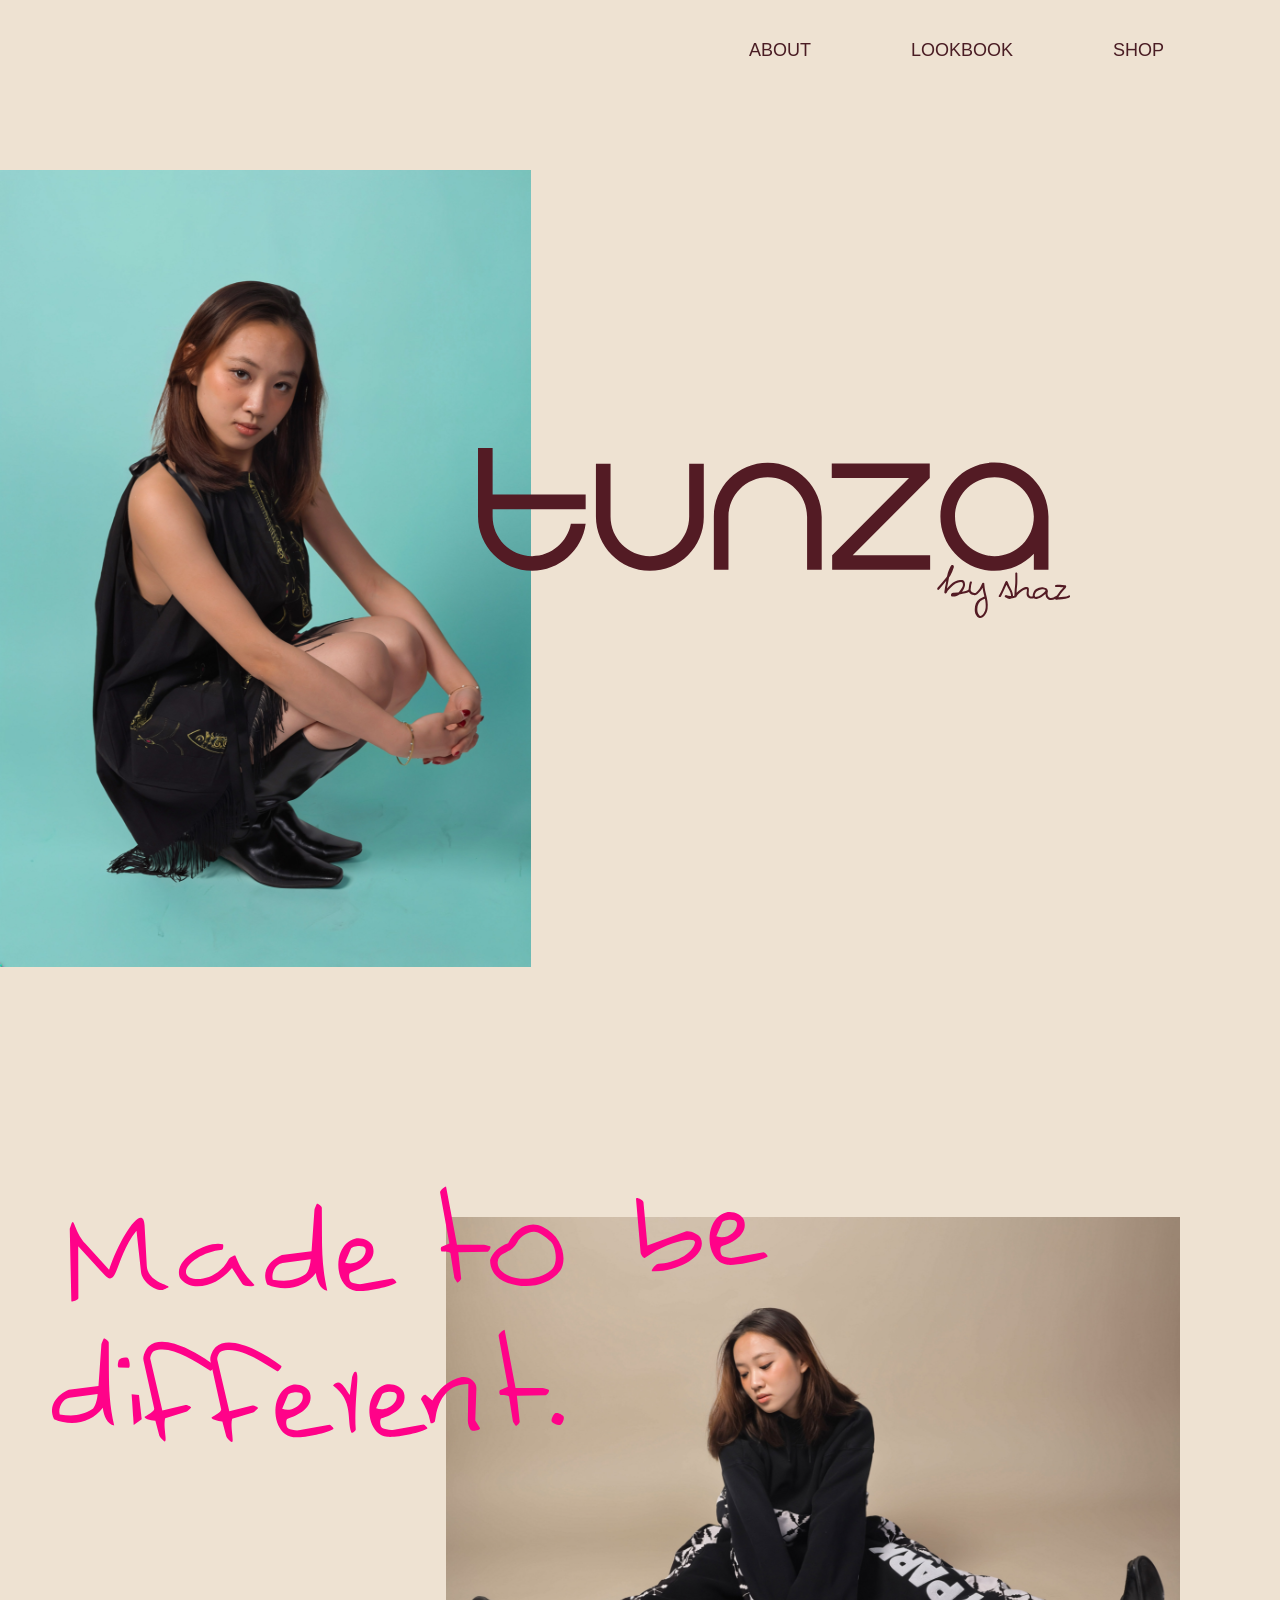
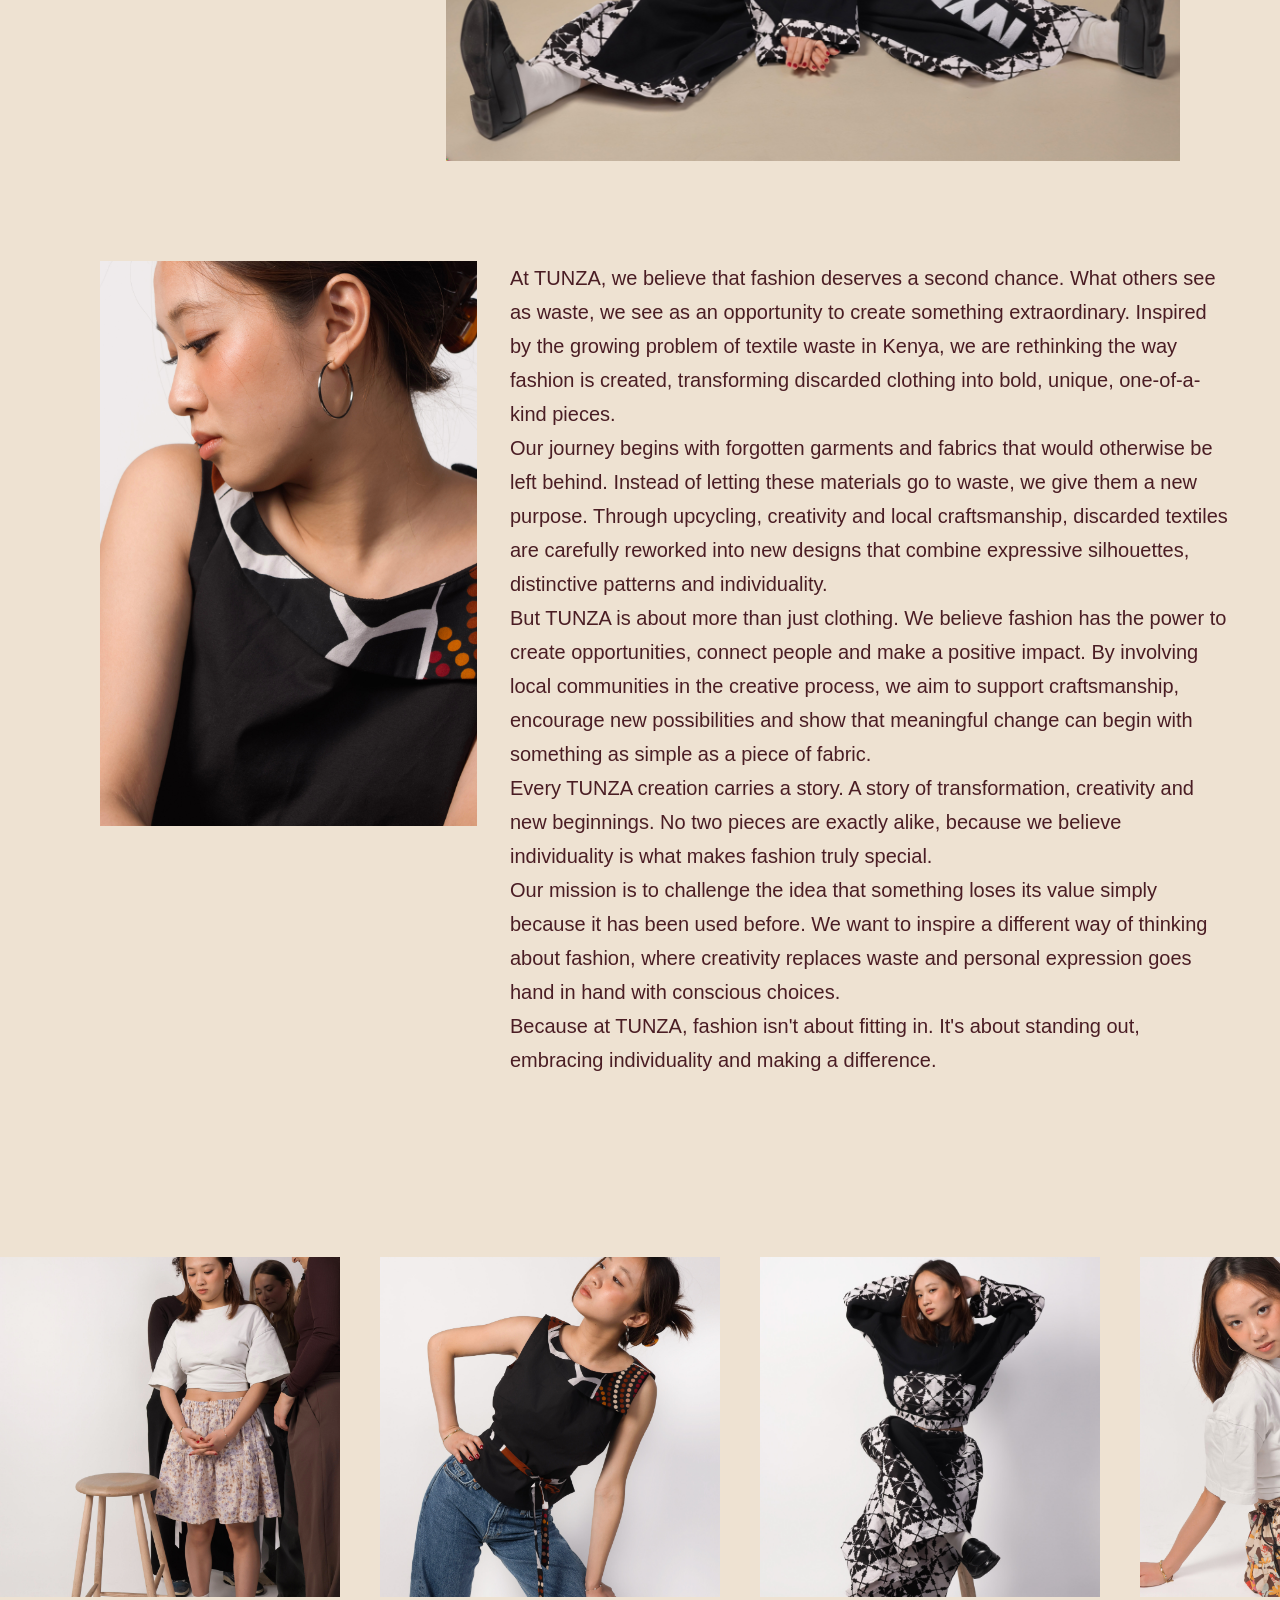
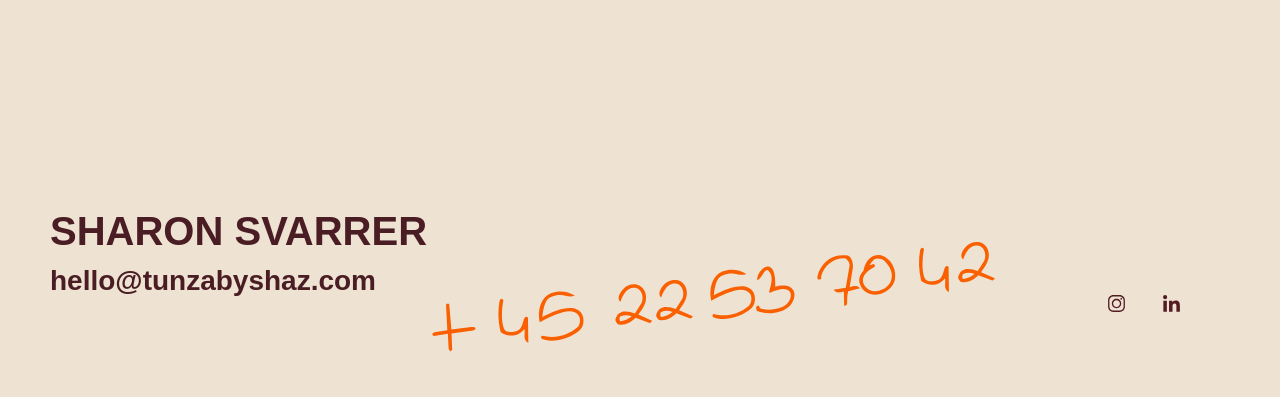
<file: index.html>
<!DOCTYPE html>
<html lang="en">
<head>
    <meta charset="UTF-8">
    <meta name="viewport" content="width=device-width, initial-scale=1">
    <title>Tunza by shaz</title>
    <link rel="stylesheet" href="css/common.css?v=7"/>
    <link rel="stylesheet" href="css/index.css?v=7">
</head>
<body>
<nav class="navbar">
    <a class="navLogo" href="index.html"><img src="images/Common/tunzaLogo.svg" alt="Tunza by Shaz"></a>
    <div class="navLinks">
        <a href="html/about.html">ABOUT</a>
        <a href="html/lookbook.html">LOOKBOOK</a>
        <a href="html/shop.html">SHOP</a>
    </div>
</nav>
<img class="heroPhoto" src="images/home/hero.svg">

<img class="heroLogo" src="images/Common/tunzaLogo.svg">

<img class="differentTitle" src="images/home/madeToBeDifferent.svg">

<img class="differentPhoto" src="images/home/ivyPark.svg">

<img class="introPhoto" src="images/home/introduction.svg">

<p class="introText">At TUNZA, we believe that fashion deserves a second chance.
    What others see as waste, we see as an opportunity to create something
    extraordinary. Inspired by the growing problem of textile waste in Kenya, we are
    rethinking the way fashion is created, transforming discarded clothing into bold,
    unique, one-of-a-kind pieces.<br>
    Our journey begins with forgotten garments and fabrics that would otherwise be
    left behind. Instead of letting these materials go to waste, we give them a new
    purpose. Through upcycling, creativity and local craftsmanship, discarded textiles
    are carefully reworked into new designs that combine expressive silhouettes,
    distinctive patterns and individuality.<br>
    But TUNZA is about more than just clothing. We believe fashion has the power to
    create opportunities, connect people and make a positive impact. By involving
    local communities in the creative process, we aim to support craftsmanship,
    encourage new possibilities and show that meaningful change can begin with
    something as simple as a piece of fabric.<br>
    Every TUNZA creation carries a story. A story of transformation, creativity and
    new beginnings. No two pieces are exactly alike, because we believe individuality
    is what makes fashion truly special.<br>
    Our mission is to challenge the idea that something loses its value simply
    because it has been used before. We want to inspire a different way of thinking
    about fashion, where creativity replaces waste and personal expression goes hand
    in hand with conscious choices.<br>
    Because at TUNZA, fashion isn't about fitting in. It's about standing out,
    embracing individuality and making a difference.</p>

<div class="carousel">
    <div class="carouselTrack">
        <img class="tile" src="images/home/behindTheScenes.jpg" alt="Behind the scenes">
        <img class="tile" src="images/home/outfit_2_1.jpg" alt="Outfit">
        <img class="tile" src="images/home/website_9.jpg" alt="TUNZA collection">
        <img class="tile" src="images/home/website_16.jpg" alt="TUNZA collection">
        <img class="tile" src="images/home/behindTheScenes.jpg" alt="Behind the scenes">
        <img class="tile" src="images/home/outfit_2_1.jpg" alt="Outfit">
        <img class="tile" src="images/home/website_9.jpg" alt="TUNZA collection">
        <img class="tile" src="images/home/website_16.jpg" alt="TUNZA collection">
        <img class="tile" src="images/home/behindTheScenes.jpg" alt="Behind the scenes">
        <img class="tile" src="images/home/outfit_2_1.jpg" alt="Outfit">
        <img class="tile" src="images/home/website_9.jpg" alt="TUNZA collection">
        <img class="tile" src="images/home/website_16.jpg" alt="TUNZA collection">
        <img class="tile" src="images/home/behindTheScenes.jpg" alt="Behind the scenes">
        <img class="tile" src="images/home/outfit_2_1.jpg" alt="Outfit">
        <img class="tile" src="images/home/website_9.jpg" alt="TUNZA collection">
        <img class="tile" src="images/home/website_16.jpg" alt="TUNZA collection">
    </div>
</div>

<footer class="footer">
    <div class="footerContact">
        <p class="footerName">SHARON SVARRER</p>
        <a class="footerEmail" href="mailto:hello@tunzabyshaz.com">hello@tunzabyshaz.com</a>
    </div>
    <img class="footerPhone" src="../images/Common/phoneNumber.svg" alt="+45 22 53 70 42">
    <div class="footerSocial">
        <a href="https://www.instagram.com/tunza_byshaz/"><img src="../images/Common/instagramLogo.svg" alt="Instagram"></a>
        <a href="https://www.linkedin.com/company/tunza-by-shaz/"><img src="../images/Common/linkedinLogo.svg" alt="LinkedIn"></a>
    </div>
</footer>
</body>
</html>
</file>
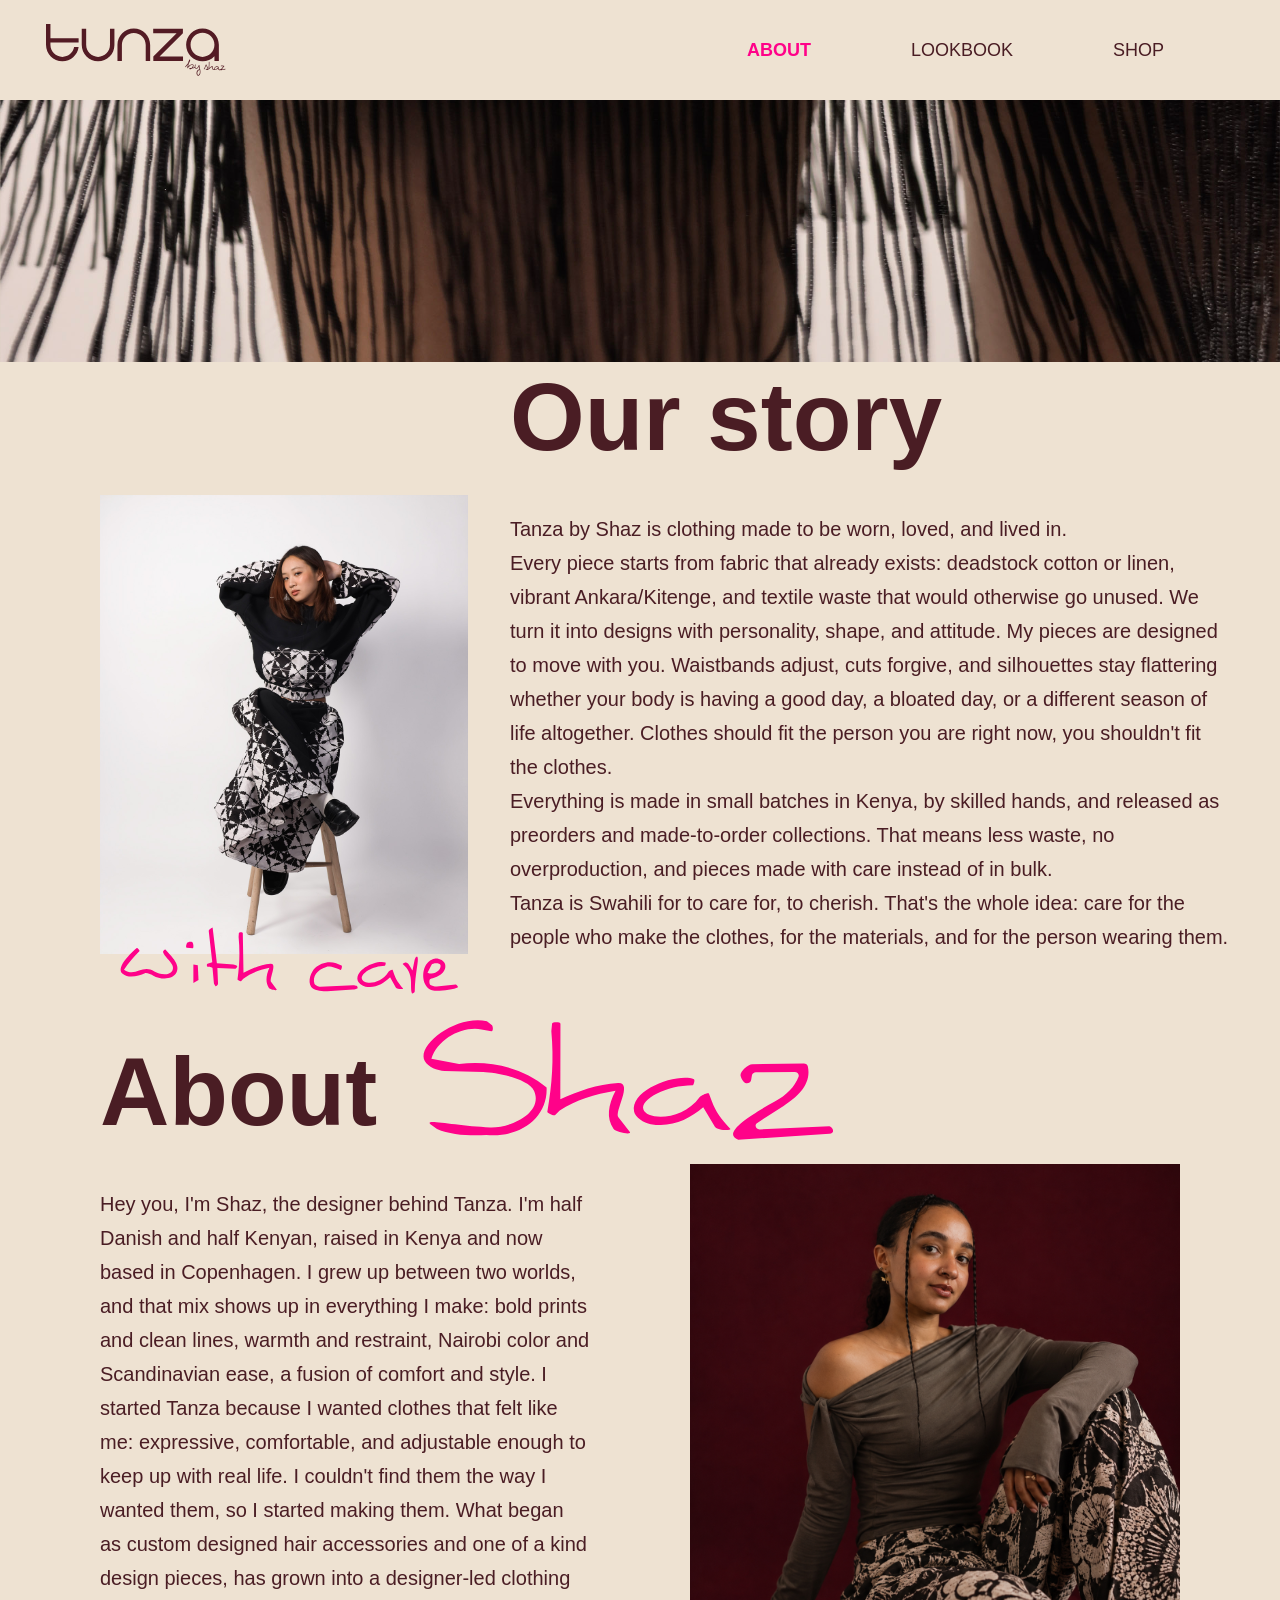
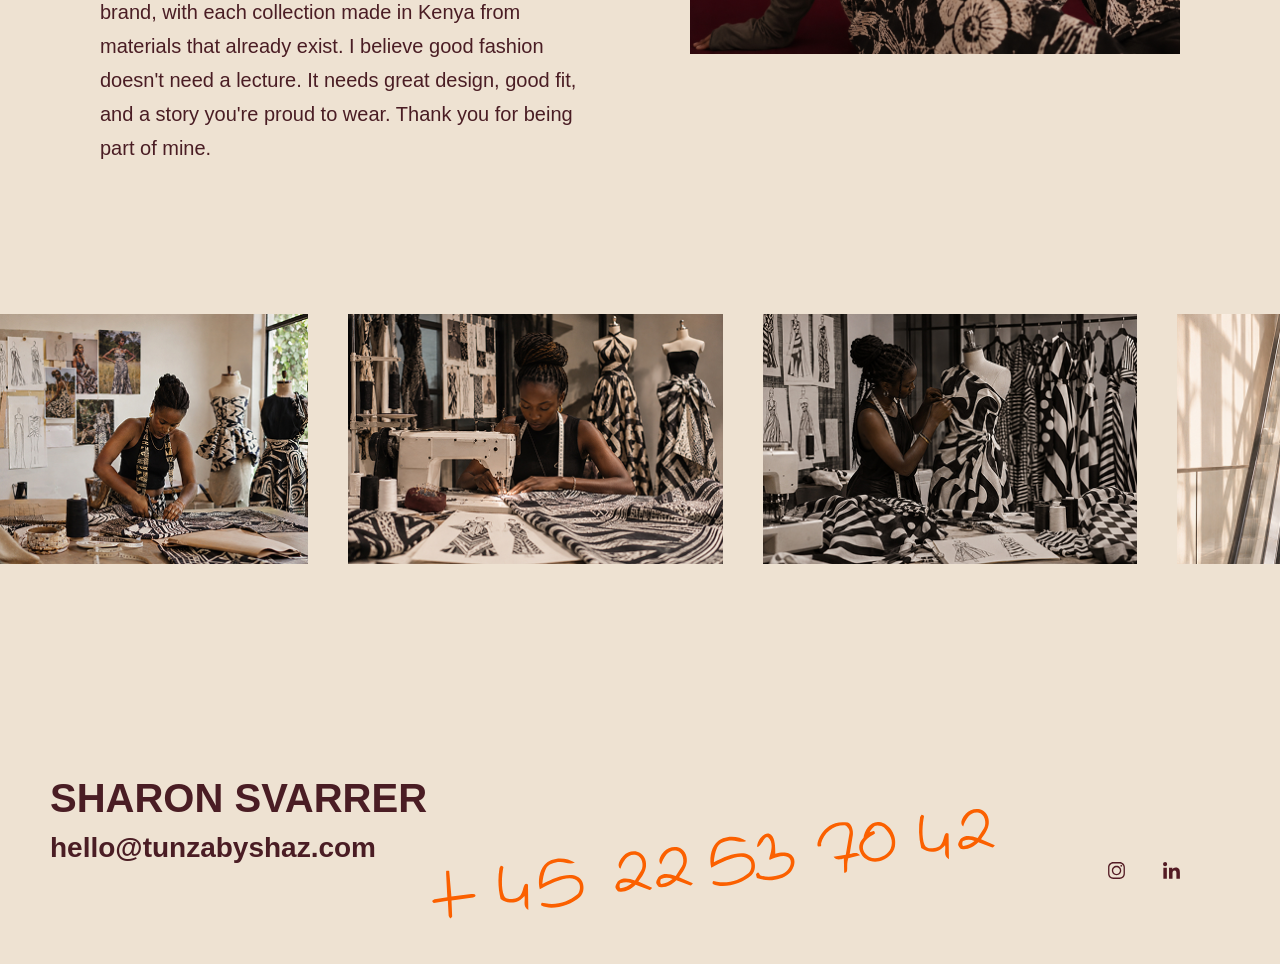
<file: html/about.html>
<!DOCTYPE html>
<html lang="en">
<head>
    <meta charset="UTF-8">
    <meta name="viewport" content="width=device-width, initial-scale=1">
    <title>about - Tunza by shaz</title>
    <link rel="stylesheet" href="../css/common.css"/>
    <link rel="stylesheet" href="../css/about.css">
</head>
<body>

<nav class="navbar">
    <a class="navLogo" href="../index.html"><img src="../images/Common/tunzaLogo.svg" alt="Tunza by Shaz"></a>
    <div class="navLinks">
        <a class="active" href="about.html">ABOUT</a>
        <a href="lookbook.html">LOOKBOOK</a>
        <a href="shop.html">SHOP</a>
    </div>
</nav>

<img class="header" src="../images/about/header.svg">

<img class="storyPhoto" src="../images/about/ourStory.svg">

<img class="withCare" src="../images/about/withCare.svg">

<h1 class="storyTitle">Our story</h1>

<p class="storyText">Tanza by Shaz is clothing made to be worn, loved, and lived in.<br>
    Every piece starts from fabric that already exists: deadstock cotton or linen,
    vibrant Ankara/Kitenge, and textile waste that would otherwise go unused.
    We turn it into designs with personality, shape, and attitude.
    My pieces are designed to move with you. Waistbands adjust, cuts forgive,
    and silhouettes stay flattering whether your body is having a good day, a
    bloated day, or a different season of life altogether. Clothes should fit the
    person you are right now, you shouldn't fit the clothes.<br>
    Everything is made in small batches in Kenya, by skilled hands, and released
    as preorders and made-to-order collections. That means less waste, no
    overproduction, and pieces made with care instead of in bulk.<br>
    Tanza is Swahili for to care for, to cherish. That's the whole idea: care for the
    people who make the clothes, for the materials, and for the person wearing
    them.</p>

<h1 class="aboutTitle">About</h1>

<img class="shaz" src="../images/about/shaz.svg">

<img class="aboutImage" src="../images/about/aboutShaz.svg">
<p class="aboutText">Hey you, I'm Shaz, the designer behind Tanza. I'm half
    Danish and half Kenyan, raised in Kenya and now based in
    Copenhagen. I grew up between two worlds, and that mix
    shows up in everything I make: bold prints and clean lines,
    warmth and restraint, Nairobi color and Scandinavian
    ease, a fusion of comfort and style.
    I started Tanza because I wanted clothes that felt like me:
    expressive, comfortable, and adjustable enough to keep
    up with real life. I couldn't find them the way I wanted
    them, so I started making them. What began as custom
    designed hair accessories and one of a kind design
    pieces, has grown into a designer-led clothing brand, with
    each collection made in Kenya from materials that already
    exist.
    I believe good fashion doesn't need a lecture. It needs
    great design, good fit, and a story you're proud to wear.
    Thank you for being part of mine.</p>

<div class="carousel">
    <div class="carouselTrack">
        <img src="../images/about/carousel1.jpg">
        <img src="../images/about/carousel2.jpg">
        <img src="../images/about/carousel3.jpg">
        <img src="../images/about/carousel4.jpg">
        <img src="../images/about/carousel1.jpg">
        <img src="../images/about/carousel2.jpg">
        <img src="../images/about/carousel3.jpg">
        <img src="../images/about/carousel4.jpg">
    </div>
</div>

<footer class="footer">
    <div class="footerContact">
        <p class="footerName">SHARON SVARRER</p>
        <a class="footerEmail" href="mailto:hello@tunzabyshaz.com">hello@tunzabyshaz.com</a>
    </div>
    <img class="footerPhone" src="../images/Common/phoneNumber.svg" alt="+45 22 53 70 42">
    <div class="footerSocial">
        <a href="https://www.instagram.com/tunza_byshaz/"><img src="../images/Common/instagramLogo.svg" alt="Instagram"></a>
        <a href="https://www.linkedin.com/company/tunza-by-shaz/"><img src="../images/Common/linkedinLogo.svg" alt="LinkedIn"></a>
    </div>
</footer>
</body>
</html>
</file>
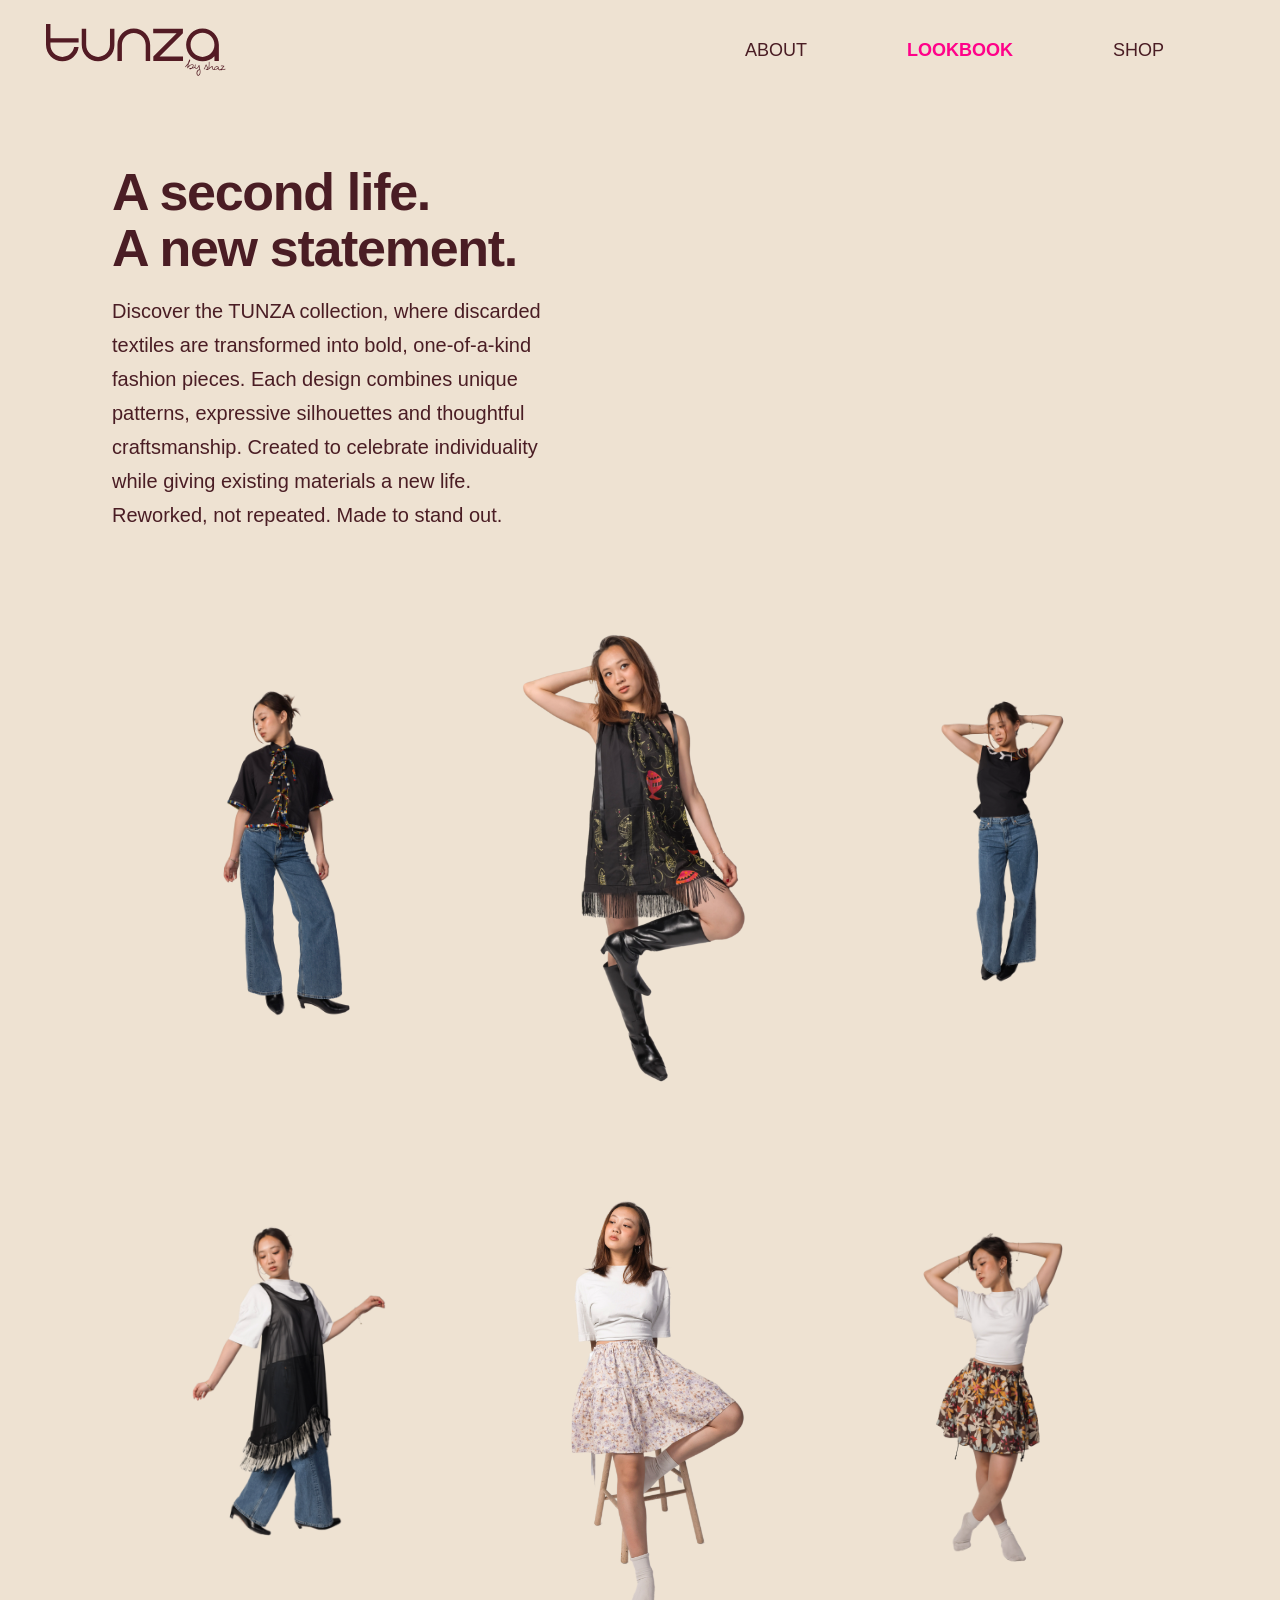
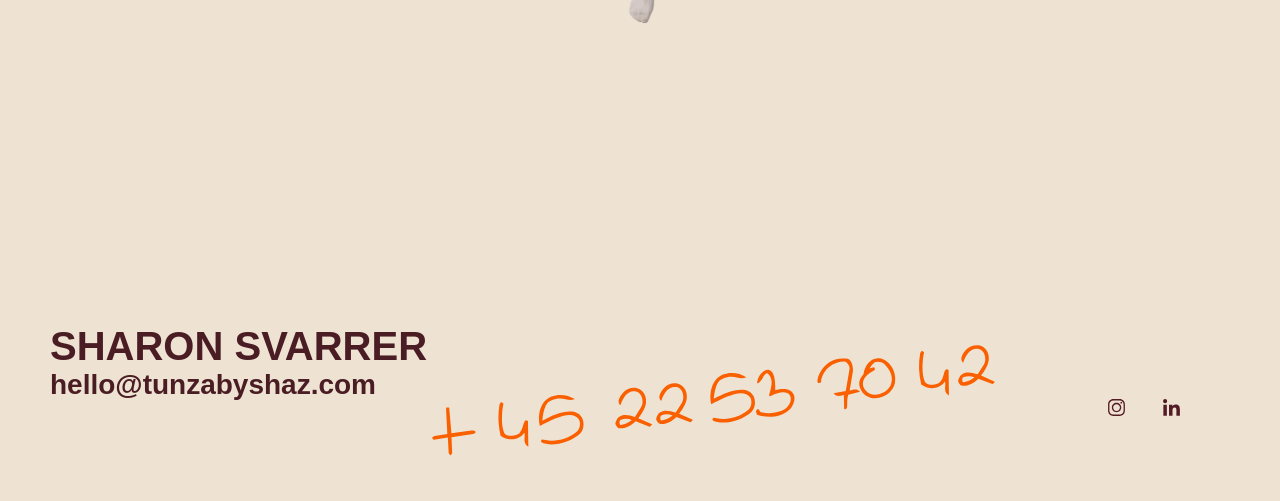
<file: html/lookbook.html>
<!DOCTYPE html>
<html lang="en">
<head>
  <meta charset="UTF-8" />
  <meta name="viewport" content="width=device-width, initial-scale=1.0" />
  <title>TUNZA — A second life. A new statement.</title>
  <link rel="stylesheet" href="../css/common.css" />
  <link rel="stylesheet" href="../css/lookbook.css" />
</head>
<body>
  <nav class="navbar">
    <a class="navLogo" href="../index.html"><img src="../images/Common/tunzaLogo.svg" alt="Tunza by Shaz"></a>
    <div class="navLinks">
      <a href="about.html">ABOUT</a>
      <a class="active" href="lookbook.html">LOOKBOOK</a>
      <a href="shop.html">SHOP</a>
    </div>
  </nav>

  <main class="page">
    <section class="hero">
      <div class="hero-copy">
        <h1>A second life.<br />A new statement.</h1>
        <p>
          Discover the TUNZA collection, where discarded textiles are
          transformed into bold, one-of-a-kind fashion pieces. Each design
          combines unique patterns, expressive silhouettes and thoughtful
          craftsmanship. Created to celebrate individuality while giving
          existing materials a new life. Reworked, not repeated. Made to
          stand out.
        </p>
      </div>
    </section>

    <section class="gallery-section" aria-label="Lookbook gallery">
      <div class="look-row">
        <figure class="look-item">
          <a href="shop.html">
            <img src="../images/lookbook/outfit1.svg" alt="TUNZA look 1 - patterned blouse and wide jeans" />
          </a>
        </figure>
        
        <figure class="look-item look-item--featured">
          <a href="shop.html">
            <img src="../images/lookbook/outfit2.svg" alt="TUNZA look 1 - sleeveless fringe dress and boots" />
          </a>
        </figure>
        <figure class="look-item">
          <a href="shop.html">
            <img src="../images/lookbook/outfit3.svg" alt="TUNZA look 1 - black top with trim and wide jeans" />
          </a>
        </figure>
      </div>

      <div class="look-row">
        <figure class="look-item">
          <a href="shop.html">
            <img src="../images/lookbook/website_13.png" alt="TUNZA look 2 - patterned blouse and wide jeans" />
          </a>
        </figure>
        <figure class="look-item look-item--featured">
          <a href="shop.html">
            <img src="../images/lookbook/website_14.png" alt="TUNZA look 2 - sleeveless fringe dress and boots" />
          </a>
        </figure>
        <figure class="look-item">
          <a href="shop.html">
            <img src="../images/lookbook/website_17.png" alt="TUNZA look 2 - black top with trim and wide jeans" />
          </a>
        </figure>
      </div>
    </section>
  </main>

  <footer class="footer">
    <div class="footerContact">
      <p class="footerName">SHARON SVARRER</p>
      <a class="footerEmail" href="mailto:hello@tunzabyshaz.com">hello@tunzabyshaz.com</a>
    </div>
    <img class="footerPhone" src="../images/Common/phoneNumber.svg" alt="+45 22 53 70 42">
    <div class="footerSocial">
      <a href="https://www.instagram.com/tunza_byshaz/"><img src="../images/Common/instagramLogo.svg" alt="Instagram"></a>
      <a href="https://www.linkedin.com/company/tunza-by-shaz/"><img src="../images/Common/linkedinLogo.svg" alt="LinkedIn"></a>
    </div>
  </footer>
</body>
</html>
</file>
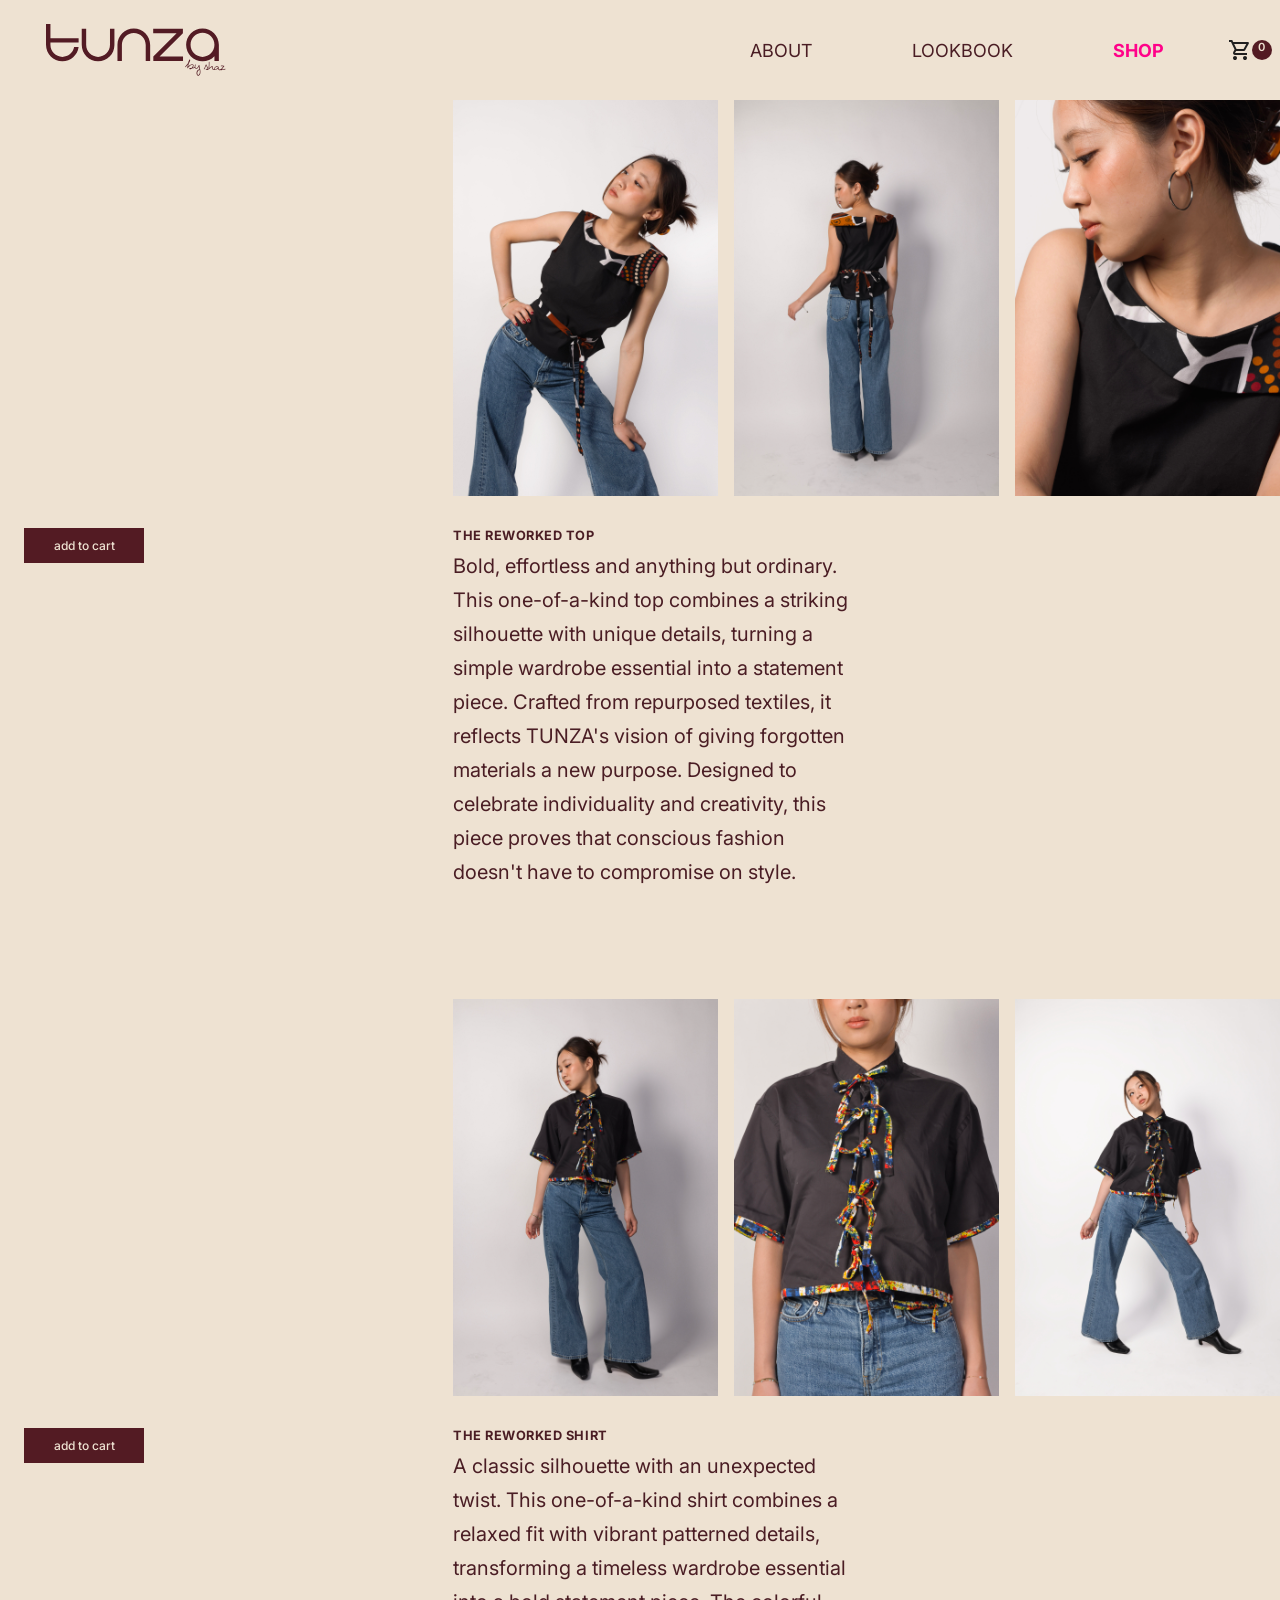
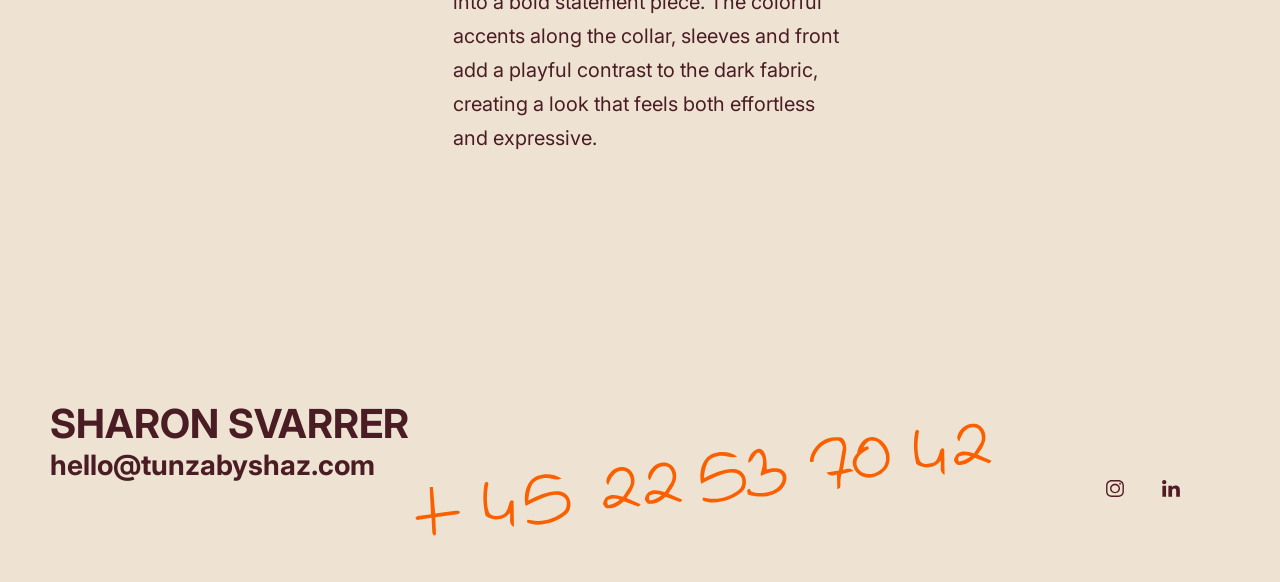
<file: html/shop.html>
<!DOCTYPE html>
<html lang="en">
<head>
  <meta charset="UTF-8" />
  <meta name="viewport" content="width=device-width, initial-scale=1.0" />
  <title>TUNZA — Shop</title>
  <link rel="preconnect" href="https://fonts.googleapis.com" />
  <link rel="preconnect" href="https://fonts.gstatic.com" crossorigin />
  <link
    href="https://fonts.googleapis.com/css2?family=Inter:wght@400;500;600;700&display=swap"
    rel="stylesheet"
  />
  <link rel="stylesheet" href="../css/common.css" />
  <link rel="stylesheet" href="../css/shop.css" />
</head>
<body>
  <nav class="navbar">
    <a class="navLogo" href="../index.html"><img src="../images/Common/tunzaLogo.svg" alt="Tunza by Shaz"></a>
    <div class="navLinks">
      <a href="about.html">ABOUT</a>
      <a href="lookbook.html">LOOKBOOK</a>
      <a class="active" href="shop.html">SHOP</a>
    </div>
    <div class="shop-nav">
      <img src="../images/shopping/shoppingcart.svg" alt="" />
      <span id="cart-count" class="cart-badge">0</span>
    </div>
  </nav>
  <main class="shop-page">
    <!-- Produkt 1 -->
    <article class="product-row">
      <div class="product-gallery">
        <img src="../images/shopping/top1.svg" alt="The Reworked Top - front angle" />
        <img src="../images/shopping/top2.svg" alt="The Reworked Top - back angle" />
        <img src="../images/shopping/top3.jpg" alt="The Reworked Top - back angle" />
      </div>

      <button
        type="button"
        class="add-btn"
        data-id="reworked-top"
        data-name="THE REWORKED TOP"
        data-price="499"
      >
        add to cart
      </button>

      <div class="product-side">
        <div class="product-info">
          <h2>THE REWORKED TOP</h2>
          <p>
            Bold, effortless and anything but ordinary. This one-of-a-kind top
            combines a striking silhouette with unique details, turning a simple
            wardrobe essential into a statement piece. Crafted from repurposed
            textiles, it reflects TUNZA's vision of giving forgotten materials a
            new purpose. Designed to celebrate individuality and creativity, this
            piece proves that conscious fashion doesn't have to compromise on
            style.
          </p>
        </div>
      </div>
    </article>

    <!-- Produkt 2 -->
    <article class="product-row">
      <div class="product-gallery">
        <img src="../images/shopping/shirt1.svg" alt="The Reworked Shirt - full look" />
        <img src="../images/shopping/shirt2.svg" alt="The Reworked Shirt - tie detail" />
        <img src="../images/shopping/shirt3.jpg" alt="The Reworked Shirt - close-up" />
      </div>

      <button
        type="button"
        class="add-btn"
        data-id="reworked-shirt"
        data-name="THE REWORKED SHIRT"
        data-price="599"
      >
        add to cart
      </button>

      <div class="product-side">
        <div class="product-info">
          <h2>THE REWORKED SHIRT</h2>
          <p>
            A classic silhouette with an unexpected twist. This one-of-a-kind
            shirt combines a relaxed fit with vibrant patterned details,
            transforming a timeless wardrobe essential into a bold statement
            piece. The colorful accents along the collar, sleeves and front add a
            playful contrast to the dark fabric, creating a look that feels both
            effortless and expressive.
          </p>
        </div>
      </div>
    </article>
  </main>

  <div id="cart-toast" class="cart-toast" role="status" aria-live="polite">
    added to cart
  </div>

  <script src="../js/shopcart.js"></script>
  <footer class="footer">
    <div class="footerContact">
      <p class="footerName">SHARON SVARRER</p>
      <a class="footerEmail" href="mailto:hello@tunzabyshaz.com">hello@tunzabyshaz.com</a>
    </div>
    <img class="footerPhone" src="../images/Common/phoneNumber.svg" alt="+45 22 53 70 42">
    <div class="footerSocial">
      <a href="https://www.instagram.com/tunza_byshaz/"><img src="../images/Common/instagramLogo.svg" alt="Instagram"></a>
      <a href="https://www.linkedin.com/company/tunza-by-shaz/"><img src="../images/Common/linkedinLogo.svg" alt="LinkedIn"></a>
    </div>
  </footer>
</body>
</html>
</file>
<file: css/common.css>
:root {
    --navHeight: 100px;
    --navLogoLeft: 46px;
    --navLogoWidth: 180px;
}

body {
    background-color: #EEE2D2;
    color: #4A1D24;
    padding-top: var(--navHeight);
    font-family: "Inter", Arial, sans-serif;
}

img {
    display: block;
    max-width: 100%;
}

/*NAVBAR*/

.navbar {
    position: fixed;
    top: 0;
    left: 0;
    right: 0;
    height: var(--navHeight);
    padding: 0 16px;
    box-sizing: border-box;
    display: flex;
    justify-content: space-between;
    align-items: center;
    background-color: #EEE2D2;
    z-index: 10;
}

.navLogo {
    margin-left: 30px;
}

.navLogo img {
    width: var(--navLogoWidth);
}

.navLinks {
    display: flex;
    gap: 100px;
    margin-right: 100px;
}

.navLinks a {
    color: #4A1D24;
    text-decoration: none;
    font-family: Inter, Arial, sans-serif;
    font-size: 18px;
}

.navLinks a.active {
    color: #FF0289;
    font-weight: bold;
}

/*FOOTER*/

.footer {
    grid-column: 1 / -1;
    display: flex;
    align-items: flex-end;
    margin-top: 200px;
    padding: 0 100px 100px 50px;
    font-family: Inter, Arial, sans-serif;
}

.footerName {
    font-size: 40px;
    font-weight: bold;
    margin: 0;
    white-space: nowrap;
}

.footerEmail {
    font-size: 28px;
    font-weight: bold;
    color: #4A1D24;
    text-decoration: none;
}

.footerPhone {
    width: 1100px;
    min-width: 0;
    margin-left: -50px;
    margin-bottom: -83px;
}

.footerSocial {
    display: flex;
    gap: 38px;
    margin-left: 60px;
    position: relative;
    top: 15px;
}

.footerSocial img {
    width: 40px;
}
/*IPHONE*/

@media (max-width: 800px) {

    :root {
        --navHeight: 70px;
        --navLogoLeft: 50px;
        --navLogoWidth: 100px;
    }

    /*navbar*/
    .navbar {
        padding: 0 16px 0 40px;
    }

    .navLogo {
        margin-left: 10px;
    }

    .navLinks {
        gap: 12px;
        margin-right: 10px;
    }

    .navLinks a {
        font-size: 13px;
    }

    /*footer*/
    .footer {
        margin-top: 80px;
        padding: 0 16px 40px 16px;
    }

    .footerContact {
        flex-shrink: 0;
    }

    .footerName {
        font-size: 3.4vw;
        white-space: normal;
    }

    .footerEmail {
        font-size: 2.4vw;
    }

    .footerPhone {
        width: 72vw;
        margin-left: -8vw;
        margin-bottom: -5vw;
    }

    .footerSocial {
        gap: 3vw;
        margin-left: -17vw;
        top: 1.5vw;
    }

    .footerSocial img {
        width: 4vw;
    }
}
</file>
<file: css/index.css>
/*GENERAL*/

body {
    margin: 0;
    display: grid;
    grid-template-columns: 100px minmax(0, 1fr) 100px minmax(0, 1fr) 100px;
}

p {
    font-size: 20px;
    line-height: 1.7;
    margin: 0;
}

/*HERO*/

.heroPhoto {
    grid-column: 1 / 3;
    grid-row: 1;
    width: 90%;
    aspect-ratio: 688 / 1032;
    margin-top: 70px;
}

.heroLogo {
    grid-column: 2 / 5;
    grid-row: 1;
    justify-self: start;
    align-self: center;
    margin-left: 35%;
    width: 55%;
    aspect-ratio: 209 / 60;
    position: relative;
    z-index: 11;
}

/*MADE TO BE DIFFERENT*/

.differentTitle {
    grid-column: 1 / 5;
    grid-row: 2;
    width: 85%;
    aspect-ratio: 1194 / 526;
    margin-top: 150px;
    z-index: 1;
}

.differentPhoto {
    grid-column: 2 / 5;
    grid-row: 2;
    justify-self: end;
    width: 68%;
    aspect-ratio: 894 / 663;
    margin-top: 250px;
}

/*INTRODUCTION*/

.introPhoto {
    grid-column: 2;
    grid-row: 3;
    width: 77%;
    aspect-ratio: 506 / 757;
    margin-top: 100px;
}

.introText {
    grid-column: 3 / 6;
    grid-row: 3;
    margin-top: 100px;
    margin-right: 50px;
    margin-left: -80px;
}

/*CAROUSEL*/

.carousel {
    grid-column: 1 / 6;
    grid-row: 4;
    overflow: hidden;
    pointer-events: none;
    margin-top: 180px;
}

.carouselTrack {
    display: flex;
    gap: 40px;
    width: max-content;
    animation: slide 30s linear infinite;
}

.tile {
    width: 340px;
    height: 340px;
    object-fit: cover;
}

@keyframes slide {
    from { transform: translateX(0); }
    to   { transform: translateX(-50%); }
}

/*LOGO ANIMATION*/

:root {
    --heroArea: calc(100vw - 200px);
    --heroLeft: calc(100px + 0.35 * var(--heroArea));
    --heroWidth: calc(0.55 * var(--heroArea));
    --heroRowHeight: calc(70px + 0.675 * (var(--heroArea) + 100px));
    --heroTop: calc(var(--navHeight) + (var(--heroRowHeight) - var(--heroWidth) * 60 / 209) / 2);
}

@supports (animation-timeline: scroll()) {

    :root {
        --navLogoTop: calc((var(--navHeight) - var(--navLogoWidth) * 60 / 209) / 2);
        --logoEnd: calc(var(--heroTop) - var(--navLogoTop));
    }

    .heroLogo {
        transform-origin: top left;
        animation: logoToNav linear both;
        animation-timeline: scroll();
        animation-range: 0 var(--logoEnd);
    }

    .navLogo {
        opacity: 0;
        animation: logoIn linear both;
        animation-timeline: scroll();
        animation-range: calc(var(--logoEnd) - 20px) var(--logoEnd);
    }
}

@keyframes logoToNav {
    90% {
        opacity: 1;
    }
    to {
        transform: translateX(calc(var(--navLogoLeft) - var(--heroLeft)))
                   scale(tan(atan2(var(--navLogoWidth), var(--heroWidth))));
        opacity: 0;
    }
}

@keyframes logoIn {
    from { opacity: 0; }
    to   { opacity: 1; }
}

/*IPHONE*/

@media (max-width: 800px) {

    :root {
        --heroLeft: 50vw;
        --heroWidth: 48vw;
        --heroTop: calc(var(--navHeight) + 30px + 25.5vw);
    }

    body {
        display: block;
    }

    p {
        font-size: 15px;
        line-height: 1.3;
    }

    .heroPhoto {
        width: 45%;
        margin-top: 30px;
    }

    .heroLogo {
        width: 48%;
        margin: -42% 0 0 50%;
    }

    .differentTitle {
        width: 79%;
        margin: 130px 0 0 0;
        position: relative;
    }

    .differentPhoto {
        width: 59%;
        margin: -28% 6% 0 auto;
    }

    .introPhoto {
        float: left;
        width: 45%;
        margin: 50px 16px 10px 16px;
    }

    .introText {
        margin: 50px 16px 0 16px;
    }

    .carousel {
        margin-top: 60px;
    }

    .tile {
        width: 150px;
        height: 150px;
    }
}
</file>
<file: css/about.css>
/*GENERAL*/
body {
    margin: 0;
    background-color: #EEE2D2;
    color: #4A1D24;
    font-family: Arial, sans-serif;
    display: grid;
    grid-template-columns: 100px minmax(0, 1fr) 100px minmax(0, 1fr) 100px;
}

img {
    display: block;
    max-width: 100%;
}

h1 {
    font-size: 96px;
    margin: 0 0 40px 0;
}

p {
    font-size: 20px;
    line-height: 1.7;
    margin: 0;
}

/*HEADER*/

.header {
    grid-column: 1 / 6;
    grid-row: 1;
    width: 100%;
}

/*OUR STORY*/

.storyPhoto {
    grid-column: 2;
    grid-row: 2 / 4;
    align-self: end;
    width: 75%;
    margin-top: 35px;
}

.withCare {
    grid-column: 2;
    grid-row: 2 / 4;
    align-self: end;
    margin-bottom: -50px;
    margin-left: -20px;
    width: 90%;
    max-width: none;
}

.storyTitle {
    grid-column: 3 / 6;
    grid-row: 2;
    align-self: end;
    margin-right: 50px;
    margin-left: -80px;
}

.storyText {
    grid-column: 3 / 6;
    grid-row: 3;
    margin-right: 50px;
    margin-left: -80px;
}

/*ABOUT*/

.aboutTitle {
    grid-column: 2;
    grid-row: 4;
    align-self: end;
}

.shaz {
    grid-column: 2;
    grid-row: 4;
    align-self: end;
    margin-left: 290px;
    margin-bottom: 30px;
    width: 470px;
    max-width: none;
    z-index: 1;
}

.aboutText {
    grid-column: 2;
    grid-row: 5;
}

.aboutImage {
    grid-column: 4;
    grid-row: 4 / 6;
    margin-top: 210px;
    margin-bottom: 160px;
}
/*CAROUSEL*/

.carousel {
    grid-column: 1 / 6;
    grid-row: 6;
    overflow: hidden;
    pointer-events: none;
    margin-top: 100px;
}

.carouselTrack {
    display: flex;
    gap: 40px;
    width: max-content;
    animation: slide 30s linear infinite;
}

.carouselTrack img {
    height: 250px;
    max-width: none;
}

@keyframes slide {
    from { transform: translateX(0); }
    to   { transform: translateX(-50%); }
}
/*IPHONE*/

@media (max-width: 800px) {
    .carouselTrack img {
        height: 150px;
    }
    body {
        display: block;
        padding-bottom: 40px;
    }

    h1 {
        font-size: 40px;
        margin: 0 0 12px 0;
    }

    p {
        font-size: 15px;
        line-height: 1.3;
    }

    /*OUR STORY*/

    .storyPhoto {
        float: left;
        width: 45%;
        margin: 30px 16px 0 16px;
    }

    .withCare {
        float: left;
        clear: left;
        width: 46%;
        margin: -25px 20px 10px 8px;
    }

    .storyTitle {
        margin: 30px 16px 12px 0;
    }

    .storyText {
        margin: 0 16px;
    }

    /*ABOUT*/

    .aboutTitle {
        display: inline-block;
        margin: 60px 0 12px 16px;
    }

    .shaz {
        display: inline-block;
        width: 130px;
        margin: 0;
    }

    .aboutImage {
        float: right;
        width: 45%;
        margin: 0 16px 10px 12px;
    }

    .aboutText {
        margin: 0 16px;
    }
}
</file>
<file: css/lookbook.css>
:root {
  --color-accent-pink: #ff0289;
  --color-accent-orange: #fb6000;
  --color-accent-aqua: #90d0d4;
  --color-accent-olive: #95ab1a;
  --max-width: 1120px;
}

* {
  box-sizing: border-box;
  margin: 0;
  padding: 0;
}

.page {
  max-width: var(--max-width);
  margin: 0 auto;
  padding: 64px 32px 80px;
}

/* Hero section */
.hero-copy {
  max-width: 440px;
}

.hero h1 {
  font-size: clamp(2.1rem, 4.2vw, 3.25rem);
  font-weight: 700;
  line-height: 1.08;
  letter-spacing: -0.025em;
  margin-bottom: 18px;
}

.hero p {
  font-size: 20px;
  line-height: 1.7;
  color: var(--color-primary-ink);
}

/* Lookbook / gallery */
.gallery-section {
  margin-top: 50px;
  display: flex;
  flex-direction: column;
  gap: 30px;
}

.look-row {
  display: grid;
  grid-template-columns: repeat(3, minmax(0, 1fr));
  align-items: center;
  gap: 24px;
}

.look-item {
  display: flex;
  justify-content: center;
  cursor: pointer;
  text-decoration: none;
  transition: transform 0.3s ease, filter 0.3s ease;
}

.look-item:hover {
  transform: scale(1.08);
  filter: drop-shadow(0 12px 24px rgba(83, 27, 35, 0.15));
}

.look-item img {
  display: block;
  width: 100%;
  max-width: 250px;
  height: auto;
  object-fit: contain;
}

.look-item--featured img {
  max-width: 400px;
}

/* Responsiv design */
@media (max-width: 768px) {
  .page {
    padding: 36px 18px 56px;
  }

  .hero h1 {
    font-size: clamp(1.5rem, 3vw, 2rem);
    margin-bottom: 12px;
  }

  .hero p {
    font-size: 15px;
    line-height: 1.3;
  }

  .gallery-section {
    margin-top: 32px;
    gap: 20px;
  }

  .look-row {
    grid-template-columns: 1fr;
    gap: 16px;
  }

  .look-item img {
    max-width: 100%;
    height: 300px;
    object-fit: cover;
  }

  .look-item--featured img {
    max-width: 100%;
    height: 300px;
    object-fit: cover;
  }
}

@media (max-width: 480px) {
  .page {
    padding: 24px 12px 40px;
  }

  .hero h1 {
    font-size: 1.3rem;
    line-height: 1.2;
    margin-bottom: 8px;
  }

  .gallery-section {
    margin-top: 24px;
    gap: 16px;
  }

  .look-row {
    grid-template-columns: 1fr;
    gap: 12px;
  }

  .look-item img {
    max-width: 100%;
    height: 220px;
    object-fit: cover;
  }

  .look-item--featured img {
    max-width: 100%;
    height: 220px;
    object-fit: cover;
  }

  .look-item:hover {
    transform: scale(1.05);
  }
}

@media (max-width: 360px) {
  .page {
    padding: 16px 8px 32px;
  }

  .hero h1 {
    font-size: 1.1rem;
  }

  .look-item img,
  .look-item--featured img {
    height: 180px;
  }
}
</file>
<file: css/shop.css>
:root {
  --color-primary-ink: #531b23;
  --color-accent-pink: #ff0289;
  --color-accent-orange: #fb6000;
  --color-accent-aqua: #90d0d4;
  --color-accent-olive: #95ab1a;
  --max-width: 1120px;
}

* {
  box-sizing: border-box;
  margin: 0;
  padding: 0;
}

.page {
  max-width: var(--max-width);
  margin: 0 auto;
  padding: 64px 32px 80px;
}
/* Navbar cart */
.shop-nav {
  position: absolute;
  right: 8px;
  top: 0;
  bottom: 0;
  display: flex;
  align-items: center;
}

.cart-link {
  gap: 8px;
  text-decoration: none;
  color: var(--color-primary-ink);
  font-size: 0.78rem;
  font-weight: 600;
  letter-spacing: 0.04em;
  text-transform: lowercase;
}

.cart-badge {
  min-width: 20px;
  height: 20px;
  padding: 0 6px;
  border-radius: 999px;
  background-color: var(--color-primary-ink);
  color: #EEE2D2;
  font-size: 0.7rem;
  font-weight: 600;
}

/* Popup toast */
.cart-toast {
  bottom: 24px;
  right: 24px;
  background-color: var(--color-primary-ink);
  color: #EEE2D2;
  padding: 12px 18px;
  font-size: 0.78rem;
  font-weight: 500;
  letter-spacing: 0.03em;
  opacity: 0;
  transform: translateY(10px);
  pointer-events: none;
  transition: opacity 0.25s ease, transform 0.25s ease;
  z-index: 100;
}

.cart-toast.is-visible {
  opacity: 1;
  transform: translateY(0);
}

/* Shop section */
.shop-section {
  margin-top: 40px;
}

.product-row {
  display: grid;
  grid-template-columns: 1fr 1fr 1fr;
  gap: 32px;
  align-items: start;
  margin-bottom: 110px;
  padding-left: 24px;
}

.product-row:last-child {
  margin-bottom: 0;
}

.product-gallery {
  display: grid;
  grid-template-columns: repeat(3, 1fr);
  gap: 16px;
  grid-column: 2 / 4;
}

.product-gallery img {
  display: block;
  width: 100%;
  height: 100%;
  object-fit: cover;
  object-position: top center;
}

/* Knappen helt over i venstre side */
.add-btn {
  grid-column: 1;
  justify-self: start;
  width: 120px;
  padding: 10px 15px;
  background-color: var(--color-primary-ink);
  color:  #EEE2D2;
  border: none;
  font-family: "Inter", sans-serif;
  font-size: 0.75rem;
  font-weight: 500;
  cursor: pointer;
 
}

.add-btn:hover {
  opacity: 0.88;
}

/* Teksten under billederne i højre side */
.product-info {
  grid-column: 2 / -1;
  width: 100%;
  max-width: none;
}

.product-info h2 {
  font-size: 0.8rem;
  font-weight: 700;
  letter-spacing: 0.04em;
  text-transform: uppercase;
  margin-bottom: 6px;
}

.product-info p {
  font-size: 20px;
  line-height: 1.7;
  width: 100%;
 max-width: none;
}

/* Mobil navbar cart */
@media (max-width: 800px) {
  .navLinks {
    margin-left: auto;
    margin-right: 12px;
  }

  .shop-nav {
    position: static;
  }
}

/* Mobil */
@media (max-width: 768px) {
  .page {
    padding: 36px 18px 56px;
  }

  .product-row {
    grid-template-columns: 1fr;
    gap: 24px;
    margin-bottom: 48px;
    padding-left: 0;
  }

  .product-gallery {
    grid-column: 1;
    grid-template-columns: 1fr;
    gap: 12px;
  }

  .product-gallery img {
    width: 100%;
    height: 100%;
    object-fit: cover;
  }

  .add-btn {
    grid-column: 1;
    width: 120px;
  }

  .product-info {
    grid-column: 1;
  }

  .product-info p {
    font-size: 15px;
    line-height: 1.3;
  }
}

@media (max-width: 480px) {
  .page {
    padding: 24px 12px 40px;
  }

  .product-row {
    gap: 16px;
    margin-bottom: 32px;
  }

  .product-gallery {
    grid-template-columns: 1fr;
    gap: 10px;
  }

  .product-gallery img {
    width: 100%;
    height: 100%;
    object-fit: cover;
  }

  .add-btn {
    width: 100px;
    padding: 8px 12px;
    font-size: 0.7rem;
  }

  .product-info h2 {
    font-size: 0.75rem;
    margin-bottom: 4px;
  }
}

@media (max-width: 360px) {
  .page {
    padding: 16px 8px 32px;
  }

  .product-gallery img {
    height: 180px;
  }

  .add-btn {
    width: 90px;
    padding: 6px 10px;
    font-size: 0.65rem;
  }

  .product-info h2 {
    font-size: 0.7rem;
  }
}
</file>
